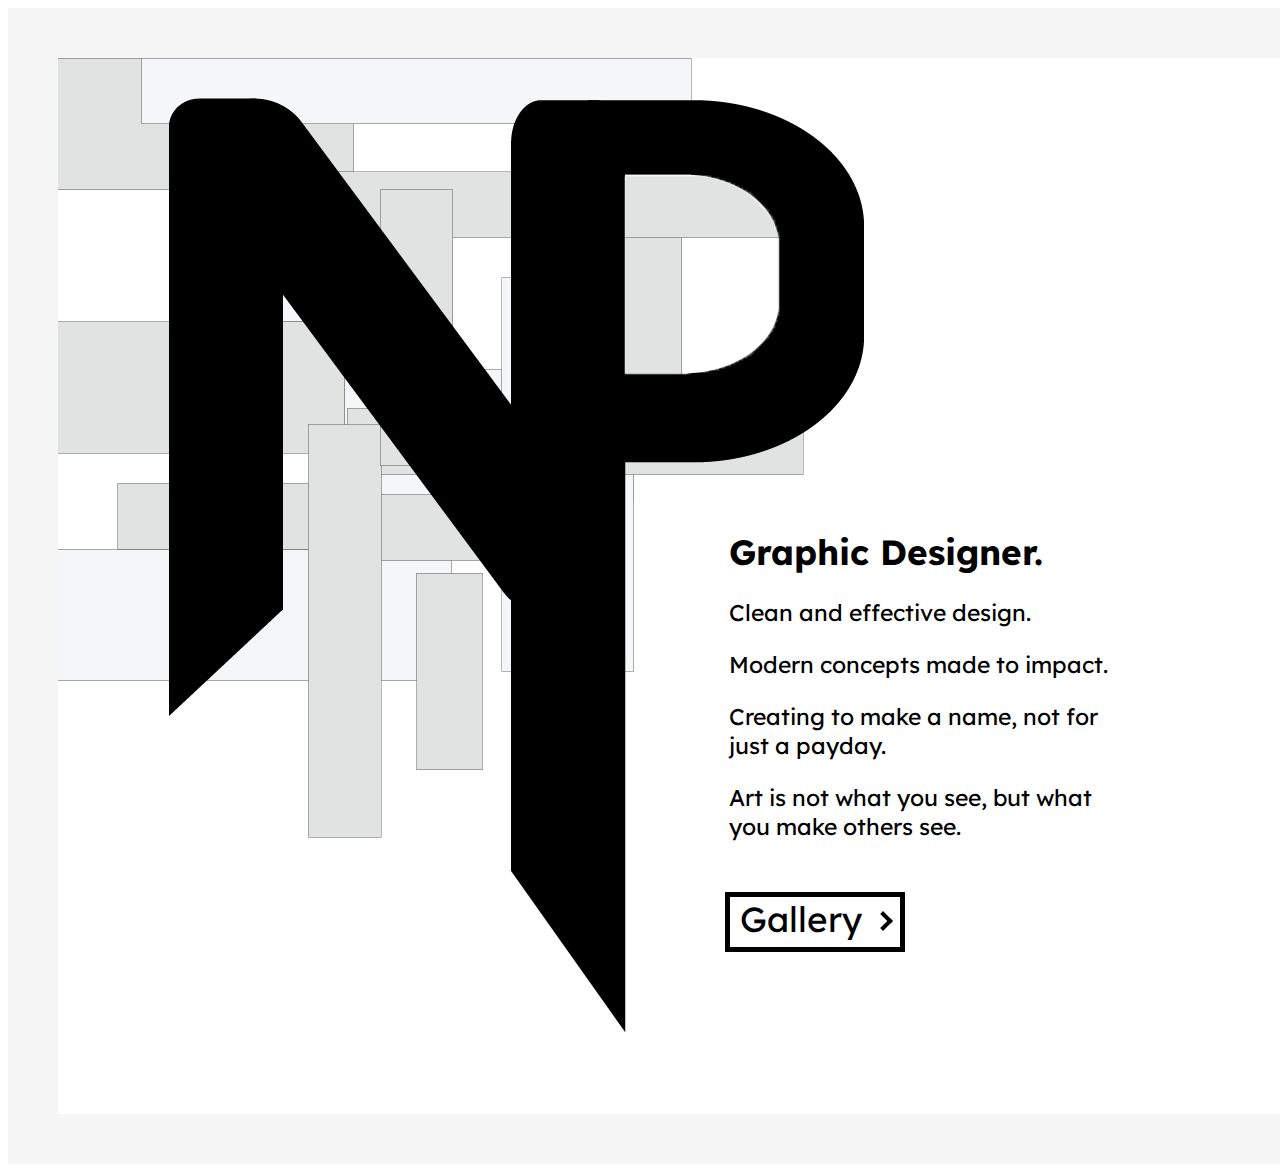
<file: index.html>
<!doctype html>
<html>
<head>
<title>Nicholas Portalatin Designs</title>
<link rel="stylesheet" href="portstyle.css">
<link rel="preconnect" href="https://fonts.googleapis.com"> 
<link rel="preconnect" href="https://fonts.gstatic.com" crossorigin> 
<link href="https://fonts.googleapis.com/css2?family=Lexend+Deca:wght@100;300;400;500&display=swap" rel="stylesheet">

	  <style>
        .outsidebox{
            height:970px;
            width:1100px;
            margin:auto;
			margin-top: 40px;
        }
        .imgholder{
            height:934px;
            width:900px;
            float: left
        }
        .textholder{
            height:500px;
            width:400px;
			float: right;
			margin-top: -525px;
			margin-right: 140px
        }
		  
		
    </style>
</head>

<body>
		
		<div class="content">
			
			<div class="nametag"><h1>Nicholas Portalatin</h1></div>
			
				<div class="outsidebox">
        			<div class="imgholder"><img src="logo.png"/></div>
						<div class="textholder">
						<h1>Graphic Designer.</h1>
							<p>Clean and effective design. </p> 
							<p>Modern concepts made to impact.</p>
							<p>Creating to make a name, not for just a payday.</p>
							<p>Art is not what you see, but what you make others see.</p>
					
						</div>
        				
					<a href="gallery.html">
						<div class="button">Gallery
							<i class="arrow right"></i>
							</div>
							</a>
    				
			
		</div>
			
	</div>

	
</body>
</html>
</file>
<file: portstyle.css>
/* CSS Document */

.content{
	width: 1322px;
	height: 1056px;
	margin: auto;
	background-color: white;
	border-style: solid;
	border-width: 50px;
	border-color:rgba(245,245,245,1.00);
	background-image:url("backimg.png")
}
.wideimage{
	width: 1000px;
	height:500px;
	background-color: aqua;
	float: left;
	margin-left: 25px
}
.button{
	width: 170px;
	height: 50px;
	border-style: solid;
	border-width: 5px;
	float: right;
	margin-top: -140px;
	margin-right: 364px;
	text-align: center
}
.arrow {
	margin-left: 4px;
	margin-bottom: 4px;
  	border: solid black;
 	border-width: 0 4px 4px 0;
 	display: inline-block;
  	padding: 5px;
}

.right {
  	transform: rotate(-45deg);
  	webkit-transform: rotate(-45deg);
}
.nametag{
	text-align: center;
	float:right;
	transform: rotate(90deg);
	margin-top:180px;
	margin-right: -110px
}
p{
	font-family: 'Lexend Deca', sans-serif;
	font-color:black;
	font-size:23px
}
a{
	color: black;
	text-decoration: none;
	font-size: 35px;
	font-family: 'Lexend Deca', sans-serif;
}
h1{
	font-family: 'Lexend Deca', sans-serif;
	font-size: 35px;
}
a:link {
  color: black;
}

a:hover {
  color:dimgray;
}
.nametag h1{
	font-size:30px;
}
</file>
